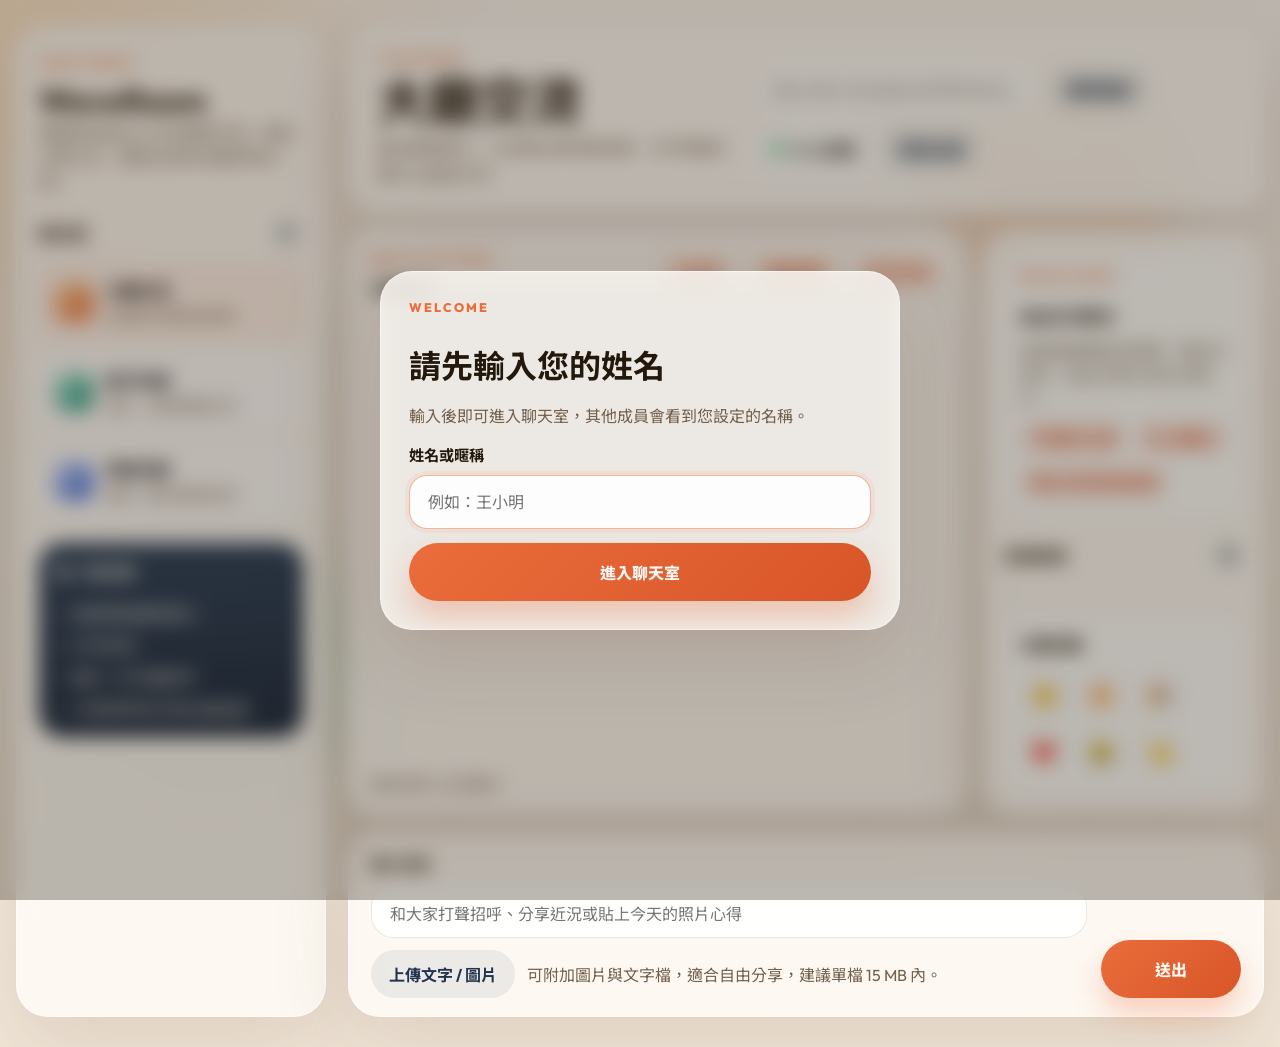
<file: chatroom-app/index.html>
<!DOCTYPE html>
<html lang="zh-Hant">
  <head>
    <meta charset="UTF-8" />
    <meta name="viewport" content="width=device-width, initial-scale=1.0" />
    <title>WaveRoom 即時聊天室</title>
    <link rel="preconnect" href="https://fonts.googleapis.com" />
    <link rel="preconnect" href="https://fonts.gstatic.com" crossorigin />
    <link
      href="https://fonts.googleapis.com/css2?family=Outfit:wght@400;500;600;700;800&family=Noto+Sans+TC:wght@400;500;700;800&display=swap"
      rel="stylesheet"
    />
    <link rel="stylesheet" href="./styles.css" />
  </head>
  <body>
    <div class="ambient ambient-a"></div>
    <div class="ambient ambient-b"></div>

    <div class="name-modal" id="name-modal" hidden>
      <div class="name-modal-card panel">
        <p class="eyebrow">Welcome</p>
        <h2>請先輸入您的姓名</h2>
        <p class="muted">輸入後即可進入聊天室，其他成員會看到您設定的名稱。</p>
        <form id="name-form" class="name-form">
          <label class="field">
            <span>姓名或暱稱</span>
            <input id="name-input" type="text" maxlength="24" placeholder="例如：王小明" required />
          </label>
          <p id="name-error" class="name-error" hidden>請輸入姓名後再進入聊天室。</p>
          <button class="primary-button" type="submit">進入聊天室</button>
        </form>
      </div>
    </div>

    <div class="app-shell">
      <aside class="sidebar panel">
        <div class="brand">
          <p class="eyebrow">Chat Space</p>
          <h2>WaveRoom</h2>
          <p class="muted">開連結就能加入的互動聊天室，適合社群交流、課程互助與活動即時討論。</p>
        </div>

        <section class="sidebar-section">
          <div class="section-title">
            <h3>聊天室</h3>
            <span id="room-count">0</span>
          </div>
          <div class="room-list" id="room-list"></div>
        </section>

        <section class="sidebar-section tips-card">
          <h3>這一版支援</h3>
          <ul>
            <li>直接透過連結進入</li>
            <li>文字訊息</li>
            <li>圖片 / 文字檔附件</li>
            <li>分頁即時同步與在線成員</li>
          </ul>
        </section>
      </aside>

      <main class="chat-layout">
        <header class="topbar panel">
          <div>
            <p class="eyebrow">Live Room</p>
            <h1 id="active-room-name">載入中...</h1>
            <p id="active-room-description" class="room-description">聊天室資訊載入中...</p>
          </div>

          <div class="topbar-meta">
            <div class="share-box">
              <span id="room-link-label" class="share-link">連結準備中...</span>
              <button type="button" class="ghost-button" id="copy-room-link-button">複製連結</button>
            </div>

            <div class="status-pill">
              <span class="status-dot"></span>
              <strong id="presence-count">0 人在線</strong>
            </div>

            <button type="button" class="ghost-button" id="change-nickname-button">更換名稱</button>
          </div>
        </header>

        <section class="chat-main">
          <div class="conversation panel">
            <div class="conversation-toolbar">
              <div>
                <p class="eyebrow">Quick Actions</p>
                <h3 id="quick-action-title">快速操作</h3>
              </div>
              <div id="quick-action-list" class="quick-action-list"></div>
            </div>
            <div id="message-list" class="message-list" aria-live="polite"></div>
            <div id="typing-indicator" class="typing-indicator">目前沒有人正在輸入</div>
          </div>

          <aside class="members panel">
            <div class="room-brief">
              <p class="eyebrow">Room Mode</p>
              <h3 id="room-mode-title">載入中...</h3>
              <p id="room-mode-copy" class="muted">聊天室說明載入中...</p>
              <div id="room-rule-list" class="room-rule-list"></div>
            </div>

            <div class="section-title">
              <h3>在線成員</h3>
              <span id="member-count">0</span>
            </div>
            <div id="member-list" class="member-list"></div>

            <div class="reaction-panel">
              <h3 id="reaction-title">快速表情</h3>
              <div class="emoji-row" id="emoji-row">
              </div>
            </div>
          </aside>
        </section>

        <footer class="composer panel">
          <form id="message-form" class="composer-form">
            <div class="composer-stack">
              <label class="field composer-field">
                <span id="composer-label">輸入訊息</span>
                <textarea
                  id="message-input"
                  rows="1"
                  maxlength="400"
                  placeholder="輸入你想聊的內容，按 Enter 送出，Shift + Enter 換行"
                ></textarea>
              </label>

              <div class="composer-tools">
                <label id="upload-button-label" class="upload-button" for="attachment-input">上傳文字 / 圖片</label>
                <input
                  id="attachment-input"
                  type="file"
                  accept="image/*,.txt,.md,.json,.csv"
                  multiple
                  hidden
                />
                <p id="upload-hint" class="upload-hint">可附加圖片與文字檔，建議單檔 3 MB 內。</p>
              </div>

              <div id="attachment-preview" class="attachment-preview" hidden></div>
            </div>

            <button class="primary-button send-button" type="submit">送出</button>
          </form>
        </footer>
      </main>
    </div>

    <template id="room-template">
      <button type="button" class="room-card">
        <span class="room-badge"></span>
        <span class="room-copy">
          <strong class="room-name"></strong>
          <small class="room-topic"></small>
        </span>
        <span class="room-unread" hidden>0</span>
      </button>
    </template>

    <template id="message-template">
      <article class="message-card">
        <div class="message-meta">
          <strong class="message-author"></strong>
          <span class="message-time"></span>
        </div>
        <p class="message-body"></p>
        <div class="message-attachments"></div>
      </article>
    </template>

    <template id="member-template">
      <div class="member-chip">
        <span class="member-avatar"></span>
        <div>
          <strong class="member-name"></strong>
          <p class="member-status">在線中</p>
        </div>
      </div>
    </template>

    <script src="./app.js" defer></script>
  </body>
</html>
</file>
<file: chatroom-app/styles.css>
:root {
  --bg: #fcf8f2;
  --panel: rgba(255, 252, 247, 0.84);
  --panel-solid: #fffdf8;
  --line: rgba(116, 88, 58, 0.12);
  --text: #23180c;
  --muted: #735f4b;
  --accent: #ea6d3b;
  --accent-strong: #d85528;
  --accent-soft: rgba(255, 240, 231, 0.92);
  --navy: #20344f;
  --shadow: 0 24px 80px rgba(91, 60, 34, 0.14);
  --radius-xl: 32px;
  --radius-lg: 24px;
  --radius-md: 18px;
}

body[data-room="ideas"] {
  --accent: #1e8f77;
  --accent-strong: #167460;
  --accent-soft: rgba(223, 248, 240, 0.96);
}

body[data-room="study"] {
  --accent: #3f68d8;
  --accent-strong: #2f53b6;
  --accent-soft: rgba(231, 238, 255, 0.96);
}

* {
  box-sizing: border-box;
}

[hidden] {
  display: none !important;
}

html,
body {
  min-height: 100%;
}

body {
  margin: 0;
  font-family: "Outfit", "Noto Sans TC", sans-serif;
  color: var(--text);
  background:
    radial-gradient(circle at top left, rgba(255, 209, 153, 0.45), transparent 30%),
    linear-gradient(180deg, #fffaf5 0%, #f7efe5 45%, #f1e6d8 100%);
}

body:has(.name-modal:not([hidden])) {
  overflow: hidden;
}

button,
input,
textarea {
  font: inherit;
}

button {
  cursor: pointer;
}

.ambient {
  position: fixed;
  border-radius: 999px;
  filter: blur(20px);
  opacity: 0.55;
  pointer-events: none;
}

.ambient-a {
  width: 240px;
  height: 240px;
  top: 70px;
  right: 8%;
  background: rgba(255, 178, 120, 0.42);
}

.ambient-b {
  width: 320px;
  height: 320px;
  bottom: 80px;
  left: 4%;
  background: rgba(138, 214, 188, 0.36);
}

.app-shell {
  position: relative;
  z-index: 1;
  width: min(1400px, calc(100% - 32px));
  margin: 0 auto;
  padding: 26px 0 30px;
  display: grid;
  grid-template-columns: 310px minmax(0, 1fr);
  gap: 22px;
}

.name-modal {
  position: fixed;
  inset: 0;
  z-index: 20;
  display: grid;
  place-items: center;
  padding: 20px;
  background: rgba(35, 24, 12, 0.3);
  backdrop-filter: blur(10px);
}

.name-modal[hidden] {
  display: none;
}

.name-modal-card {
  width: min(520px, 100%);
  padding: 28px;
  border-radius: var(--radius-xl);
  display: grid;
  gap: 16px;
}

.name-form {
  display: grid;
  gap: 14px;
}

.name-form input {
  width: 100%;
  border: 1px solid rgba(116, 88, 58, 0.15);
  background: rgba(255, 255, 255, 0.9);
  border-radius: 18px;
  padding: 16px 18px;
  color: var(--text);
  outline: none;
}

.name-form input:focus {
  border-color: rgba(234, 109, 59, 0.5);
  box-shadow: 0 0 0 4px rgba(234, 109, 59, 0.08);
}

.name-error {
  color: #b63f2a;
  font-size: 0.92rem;
}

.panel {
  background: var(--panel);
  border: 1px solid rgba(255, 255, 255, 0.55);
  backdrop-filter: blur(14px);
  box-shadow: var(--shadow);
}

.sidebar,
.topbar,
.conversation,
.members,
.composer {
  border-radius: var(--radius-xl);
}

.sidebar {
  padding: 28px 22px;
  display: grid;
  gap: 24px;
  align-content: start;
}

.eyebrow {
  margin: 0 0 10px;
  color: var(--accent);
  text-transform: uppercase;
  letter-spacing: 0.16em;
  font-size: 0.78rem;
  font-weight: 800;
}

h1,
h2,
h3,
p,
strong,
small {
  margin: 0;
}

h1 {
  font-size: clamp(2rem, 4vw, 3.2rem);
  line-height: 0.98;
}

h2 {
  font-size: 2rem;
}

h3 {
  font-size: 1rem;
}

.muted,
.room-description,
.member-status,
.room-topic,
.typing-indicator,
.upload-hint,
.attachment-meta,
.attachment-text {
  color: var(--muted);
}

.sidebar-section {
  display: grid;
  gap: 14px;
}

.section-title {
  display: flex;
  align-items: center;
  justify-content: space-between;
  gap: 12px;
}

.section-title span {
  min-width: 34px;
  height: 34px;
  border-radius: 999px;
  display: grid;
  place-items: center;
  background: rgba(32, 52, 79, 0.08);
  color: var(--navy);
  font-weight: 700;
}

.room-list,
.member-list {
  display: grid;
  gap: 12px;
}

.room-card {
  border: 1px solid transparent;
  background: rgba(255, 255, 255, 0.56);
  border-radius: var(--radius-md);
  padding: 14px;
  display: flex;
  gap: 12px;
  align-items: center;
  text-align: left;
  transition: transform 180ms ease, border-color 180ms ease, background 180ms ease;
}

.room-card.has-unread {
  box-shadow: inset 0 0 0 1px color-mix(in srgb, var(--accent) 20%, white);
}

.room-card:hover,
.room-card:focus-visible,
.room-card.is-active {
  transform: translateY(-1px);
  border-color: color-mix(in srgb, var(--accent) 28%, white);
  background: var(--accent-soft);
}

.room-badge {
  width: 40px;
  height: 40px;
  border-radius: 14px;
  background: linear-gradient(135deg, #ffd59b 0%, #ea6d3b 100%);
  box-shadow: inset 0 1px 0 rgba(255, 255, 255, 0.55);
}

.room-card[data-room-theme="ideas"] .room-badge {
  background: linear-gradient(135deg, #b7f1df 0%, #1e8f77 100%);
}

.room-card[data-room-theme="study"] .room-badge {
  background: linear-gradient(135deg, #c7d5ff 0%, #3f68d8 100%);
}

.room-copy {
  display: grid;
  gap: 4px;
  min-width: 0;
  flex: 1 1 auto;
}

.room-unread {
  min-width: 28px;
  height: 28px;
  padding: 0 8px;
  border-radius: 999px;
  display: inline-flex;
  align-items: center;
  justify-content: center;
  background: linear-gradient(135deg, var(--accent) 0%, var(--accent-strong) 100%);
  color: #fff;
  font-size: 0.82rem;
  font-weight: 800;
  flex: 0 0 auto;
}

.tips-card {
  padding: 16px;
  border-radius: var(--radius-lg);
  background: linear-gradient(180deg, rgba(32, 52, 79, 0.94), rgba(25, 39, 60, 0.98));
  color: #f4efe8;
}

.tips-card ul {
  margin: 4px 0 0;
  padding-left: 18px;
  display: grid;
  gap: 8px;
}

.chat-layout {
  display: grid;
  grid-template-rows: auto minmax(0, 1fr) auto;
  gap: 18px;
  min-height: calc(100vh - 56px);
}

.topbar {
  padding: 24px 28px;
  display: flex;
  align-items: center;
  justify-content: space-between;
  gap: 16px;
}

.topbar-meta {
  display: flex;
  align-items: center;
  gap: 12px;
  flex-wrap: wrap;
}

.share-box {
  display: flex;
  align-items: center;
  gap: 10px;
  flex-wrap: wrap;
}

.share-link {
  max-width: 280px;
  padding: 12px 14px;
  border-radius: 999px;
  background: rgba(255, 255, 255, 0.72);
  color: var(--muted);
  font-size: 0.92rem;
  overflow: hidden;
  text-overflow: ellipsis;
  white-space: nowrap;
}

.room-description {
  margin-top: 10px;
  max-width: 44rem;
  line-height: 1.6;
}

.status-pill,
.ghost-button,
.primary-button,
.emoji-button,
.upload-button {
  border-radius: 999px;
}

.status-pill {
  padding: 12px 14px;
  background: rgba(255, 255, 255, 0.72);
  display: flex;
  align-items: center;
  gap: 10px;
}

.status-dot {
  width: 10px;
  height: 10px;
  border-radius: 999px;
  background: #38b16e;
  box-shadow: 0 0 0 6px rgba(56, 177, 110, 0.12);
}

.ghost-button,
.primary-button,
.emoji-button,
.upload-button {
  border: 0;
}

.ghost-button,
.upload-button {
  min-height: 48px;
  padding: 0 18px;
  background: rgba(32, 52, 79, 0.08);
  color: var(--navy);
  font-weight: 700;
  display: inline-flex;
  align-items: center;
  justify-content: center;
}

.chat-main {
  display: grid;
  grid-template-columns: minmax(0, 1fr) 280px;
  gap: 18px;
  min-height: 0;
}

.conversation {
  padding: 20px;
  display: grid;
  grid-template-rows: auto minmax(0, 1fr) auto;
  min-height: 0;
}

.conversation-toolbar {
  display: flex;
  align-items: start;
  justify-content: space-between;
  gap: 16px;
  margin-bottom: 18px;
  flex-wrap: wrap;
}

.quick-action-list {
  display: flex;
  flex-wrap: wrap;
  gap: 10px;
}

.quick-action-button {
  min-height: 42px;
  padding: 0 14px;
  border: 1px solid color-mix(in srgb, var(--accent) 24%, white);
  border-radius: 999px;
  background: var(--accent-soft);
  color: var(--accent-strong);
  font-weight: 700;
}

.message-list {
  min-height: 0;
  overflow: auto;
  display: grid;
  gap: 14px;
  padding-right: 6px;
}

.message-card {
  max-width: min(82%, 620px);
  padding: 16px 18px;
  border-radius: 22px 22px 22px 10px;
  background: rgba(255, 255, 255, 0.9);
  border: 1px solid var(--line);
}

.message-card.is-self {
  margin-left: auto;
  border-radius: 22px 22px 10px 22px;
  background: linear-gradient(135deg, #ea6d3b 0%, #f49f57 100%);
  color: #fffaf6;
}

.message-card.is-system {
  max-width: 100%;
  margin: 0 auto;
  text-align: center;
  padding: 10px 14px;
  border-radius: 999px;
  background: rgba(32, 52, 79, 0.08);
}

.message-card.is-system .message-meta {
  justify-content: center;
}

.message-meta {
  display: flex;
  gap: 10px;
  align-items: center;
  margin-bottom: 8px;
  font-size: 0.9rem;
}

.message-time {
  opacity: 0.72;
}

.message-body {
  line-height: 1.65;
  white-space: pre-wrap;
  word-break: break-word;
}

.message-attachments {
  display: grid;
  gap: 10px;
  margin-top: 10px;
}

.message-attachment {
  display: grid;
  gap: 8px;
}

.attachment-image {
  width: min(100%, 360px);
  border-radius: 16px;
  display: block;
  background: rgba(32, 52, 79, 0.08);
}

.attachment-download {
  color: inherit;
  font-weight: 700;
}

.attachment-text-block {
  margin: 0;
  padding: 12px 14px;
  border-radius: 14px;
  background: rgba(32, 52, 79, 0.08);
  color: var(--text);
  white-space: pre-wrap;
  word-break: break-word;
  font-family: "SFMono-Regular", Consolas, monospace;
  font-size: 0.9rem;
}

.typing-indicator {
  min-height: 32px;
  padding-top: 12px;
  font-size: 0.95rem;
}

.members {
  padding: 22px 18px;
  display: grid;
  align-content: start;
  gap: 22px;
}

.room-brief {
  padding: 16px;
  border-radius: var(--radius-lg);
  background: rgba(255, 255, 255, 0.72);
  display: grid;
  gap: 10px;
}

.room-rule-list {
  display: flex;
  flex-wrap: wrap;
  gap: 8px;
}

.room-rule-chip {
  padding: 8px 12px;
  border-radius: 999px;
  background: color-mix(in srgb, var(--accent) 12%, white);
  color: var(--accent-strong);
  font-size: 0.88rem;
  font-weight: 700;
}

.member-chip {
  padding: 12px;
  border-radius: var(--radius-md);
  background: rgba(255, 255, 255, 0.72);
  display: flex;
  align-items: center;
  gap: 12px;
}

.member-avatar {
  width: 42px;
  height: 42px;
  border-radius: 15px;
  display: grid;
  place-items: center;
  color: white;
  font-weight: 800;
  background: linear-gradient(135deg, #20344f 0%, #4d7ab0 100%);
}

.reaction-panel {
  padding: 16px;
  border-radius: var(--radius-lg);
  background: rgba(255, 255, 255, 0.72);
  display: grid;
  gap: 14px;
}

.emoji-row {
  display: flex;
  flex-wrap: wrap;
  gap: 10px;
}

.emoji-button {
  width: 48px;
  height: 48px;
  background: var(--panel-solid);
  box-shadow: inset 0 0 0 1px rgba(32, 52, 79, 0.08);
  font-size: 1.25rem;
}

.composer {
  padding: 18px 22px;
}

.composer-form {
  display: grid;
  grid-template-columns: minmax(0, 1fr) 140px;
  gap: 14px;
}

.composer-stack {
  display: grid;
  gap: 12px;
}

.field {
  display: grid;
  gap: 10px;
}

.field span {
  font-size: 0.95rem;
  font-weight: 700;
}

.composer-field textarea {
  width: 100%;
  border: 1px solid rgba(116, 88, 58, 0.15);
  background: rgba(255, 255, 255, 0.86);
  border-radius: 22px;
  padding: 16px 18px;
  color: var(--text);
  resize: none;
  outline: none;
}

.composer-field textarea:focus {
  border-color: rgba(234, 109, 59, 0.5);
  box-shadow: 0 0 0 4px rgba(234, 109, 59, 0.08);
}

.composer-tools {
  display: flex;
  align-items: center;
  gap: 12px;
  flex-wrap: wrap;
}

.attachment-preview {
  display: grid;
  gap: 12px;
}

.attachment-item {
  padding: 14px;
  border-radius: 18px;
  background: rgba(255, 255, 255, 0.75);
  border: 1px solid var(--line);
  display: grid;
  gap: 8px;
}

.primary-button {
  min-height: 58px;
  padding: 0 18px;
  color: #fff9f5;
  font-weight: 800;
  background: linear-gradient(135deg, var(--accent) 0%, var(--accent-strong) 100%);
  box-shadow: 0 16px 30px color-mix(in srgb, var(--accent) 30%, transparent);
}

.send-button {
  align-self: end;
}

.send-button:disabled {
  opacity: 0.7;
  cursor: progress;
}

@media (max-width: 1100px) {
  .app-shell {
    grid-template-columns: 1fr;
  }

  .chat-main {
    grid-template-columns: 1fr;
  }

  .members {
    order: -1;
  }
}

@media (max-width: 720px) {
  .app-shell {
    width: min(100%, calc(100% - 18px));
    padding: 10px 0 16px;
    gap: 14px;
  }

  .sidebar,
  .topbar,
  .conversation,
  .members,
  .composer {
    border-radius: 24px;
  }

  .topbar,
  .sidebar,
  .conversation,
  .members,
  .composer {
    padding-left: 16px;
    padding-right: 16px;
  }

  .topbar {
    padding-top: 18px;
    padding-bottom: 18px;
  }

  .composer-form {
    grid-template-columns: 1fr;
  }

  .send-button {
    width: 100%;
  }

  .share-link {
    max-width: 100%;
  }

  .message-card {
    max-width: 92%;
  }

  .conversation-toolbar {
    align-items: stretch;
  }
}
</file>
